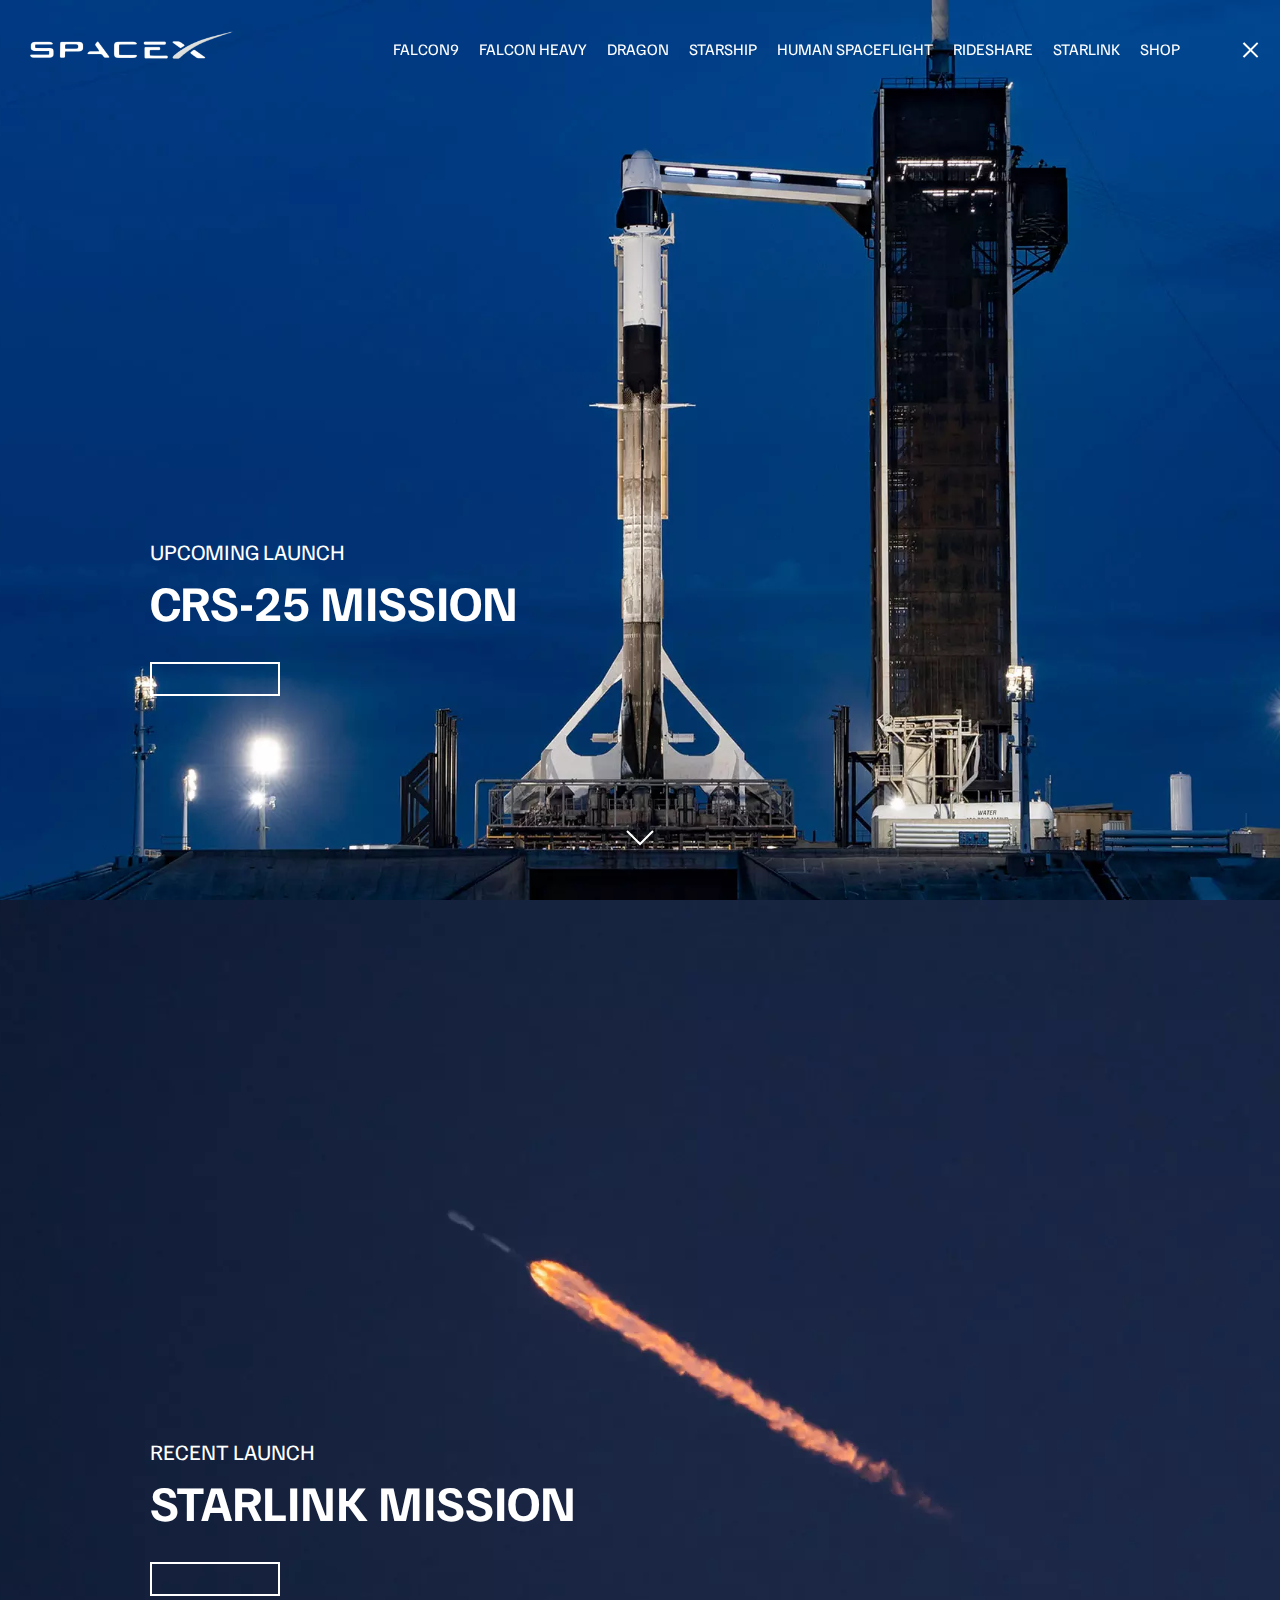
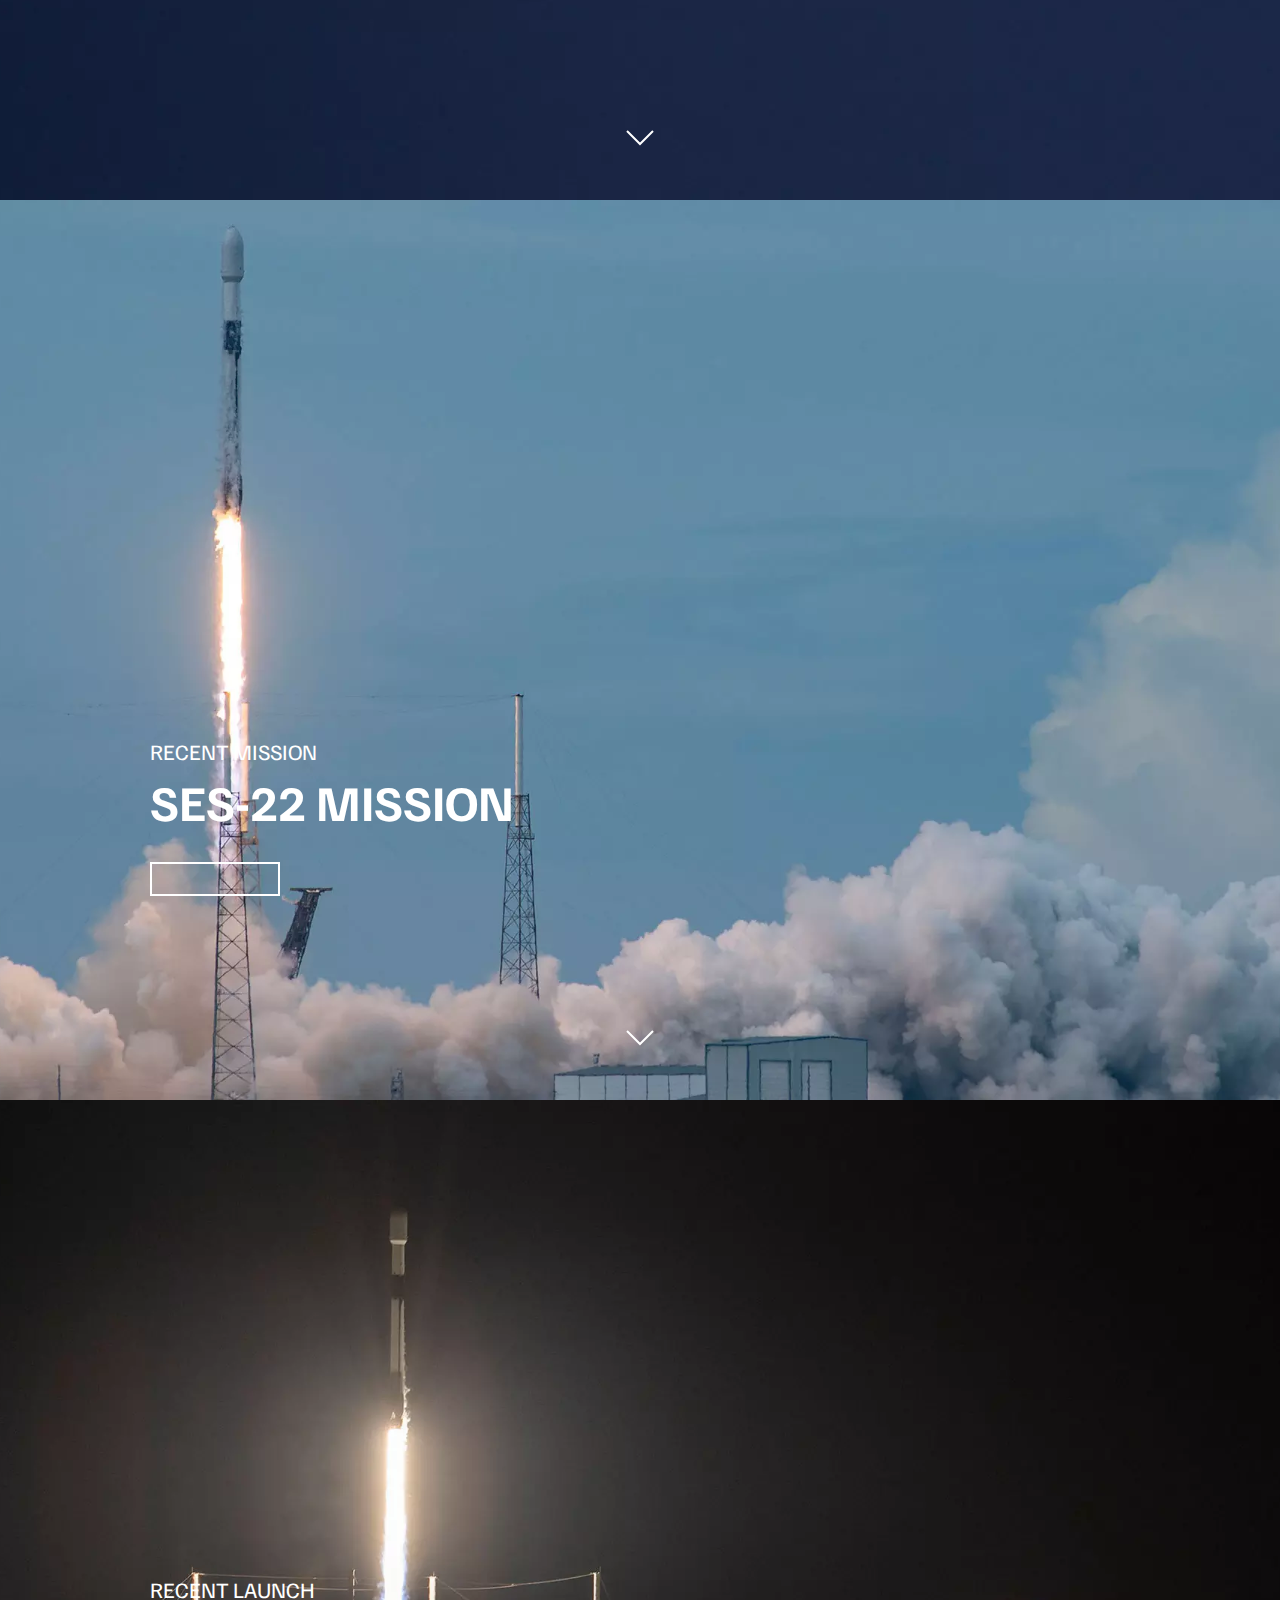
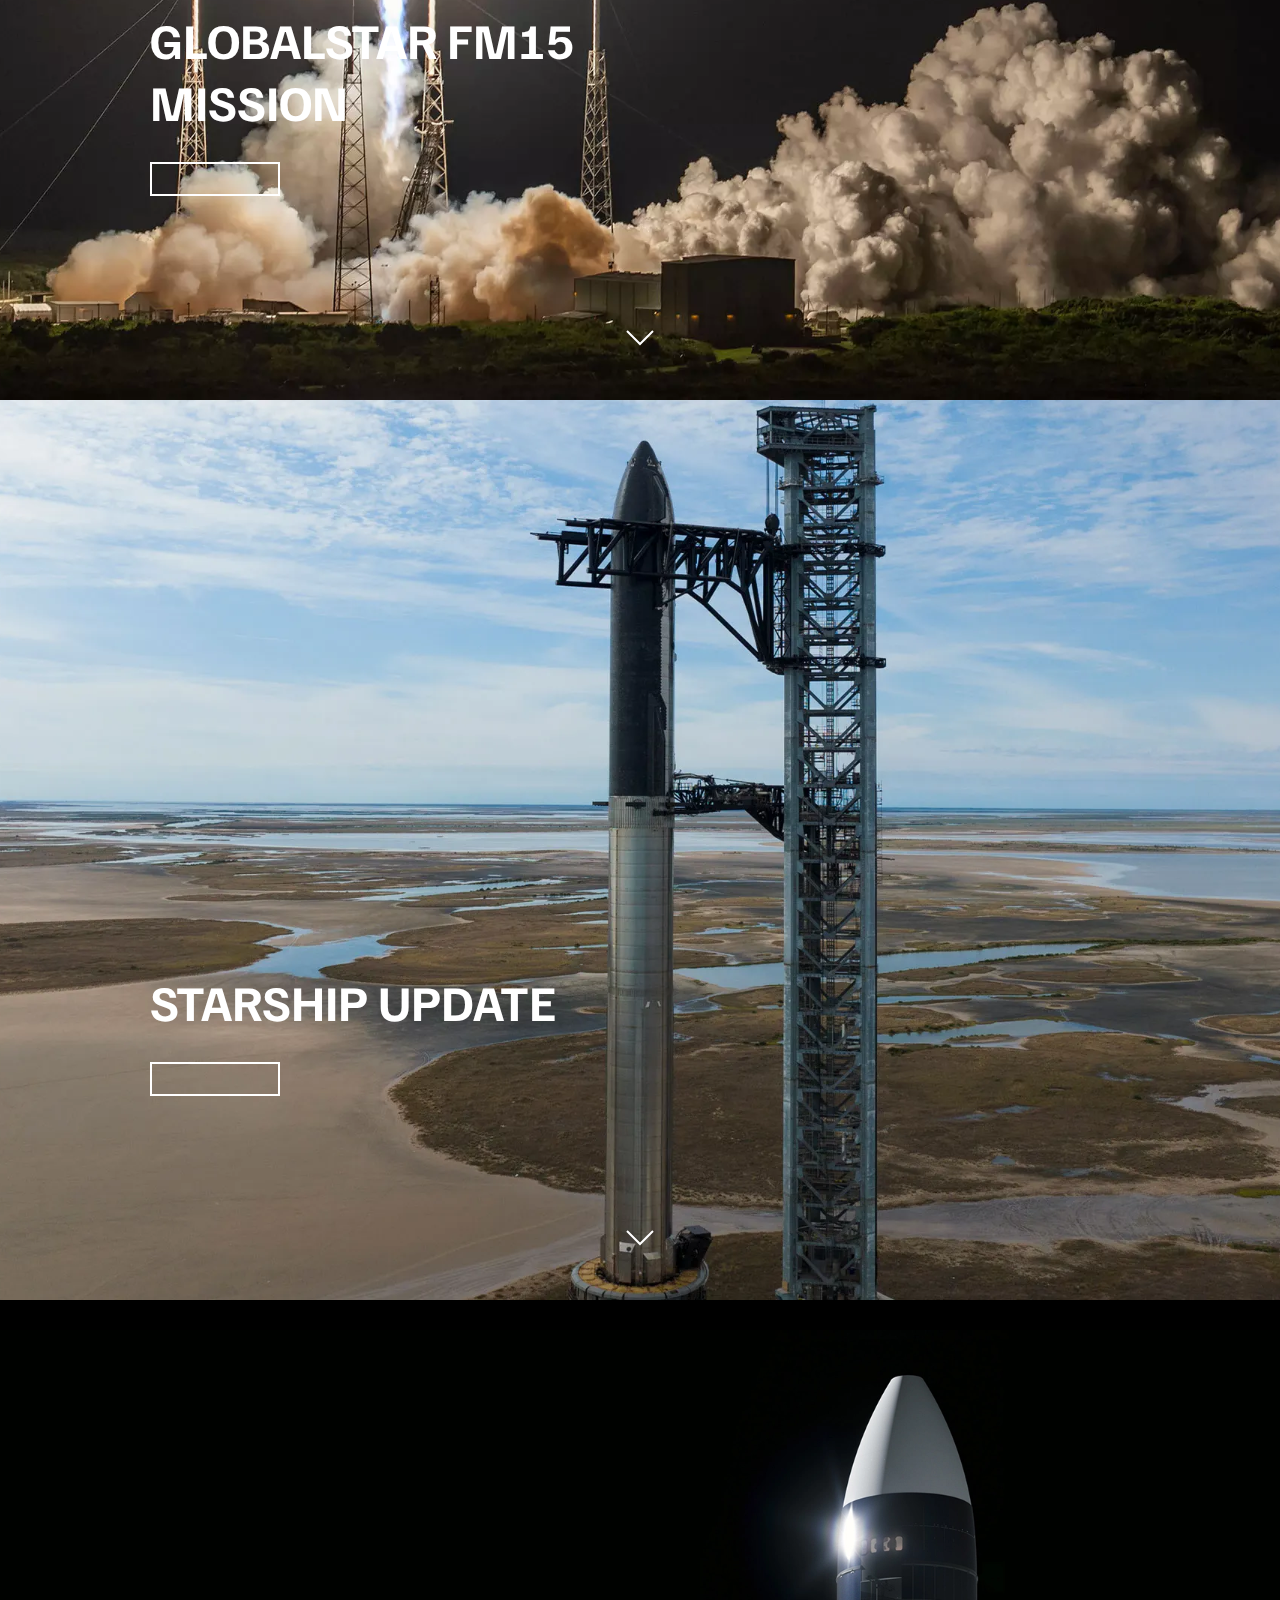
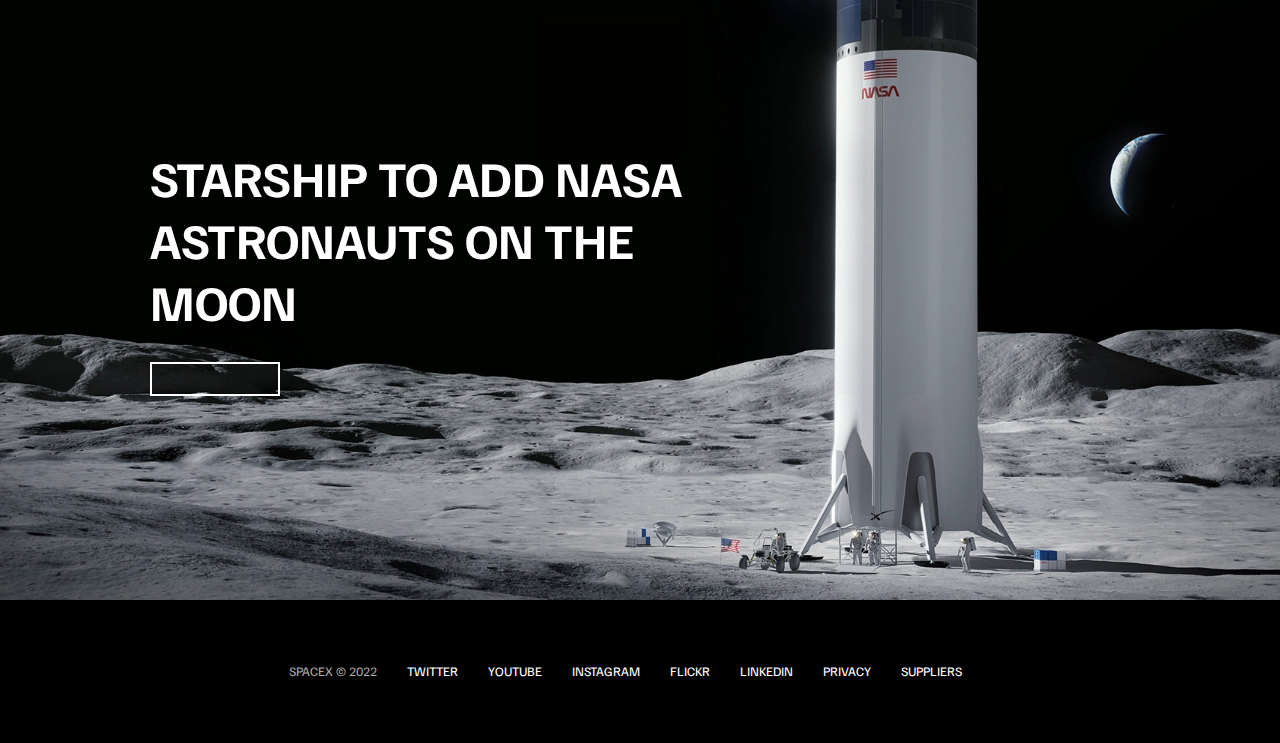
<file: index.html>
<!DOCTYPE html>
<html lang="en">
<head>
    <meta charset="UTF-8">
    <meta http-equiv="X-UA-Compatible" content="IE=edge">
    <meta name="viewport" content="width=device-width, initial-scale=1.0">
    <link rel="stylesheet" href="css/styles.css"/>
    <script src="js/script.js" defer></script>
    <title>SpaceX</title>
</head>
<body>
  <div id="overlay"></div>
  <div id="mobile-menu" class="mobile-main-menu">
    <ul>
    <li><a href="#">Mission</a></li>
    <li><a href="#">Launches</a></li>
    <li><a href="#">Careers</a></li>
    <li><a href="#">Updates</a></li>
    <li><a href="#">Shop</a></li>

    <li class="mobile-only"><a href="falcon9.html">Falcon9</a></li>
    <li class="mobile-only"><a href="falcon-heavy.html">Falcon Heavy</a></li>
    <li class="mobile-only"><a href="dragon.html">Dragon</a></li>
    <li class="mobile-only"> <a href="#">Starship</a></li>
    <li class="mobile-only"><a href="#">Human Spaceflight</a></li>
    <li class="mobile-only"><a href="#">Rideshare</a></li>
    <li class="mobile-only"><a href="#">Starlink</a></li>
    
    </ul>
  </div>
   <header class="main-header">
    <div class="logo">
        <a href="index.html">
            <img src="img/logo.png" alt="SpaceX"/>
        </a>
    </div>
    <nav class="desktop-main-menu">
        <ul>
            <li><a href="falcon9.html">Falcon9</a></li>
            <li><a href="falcon-heavy.html">Falcon Heavy</a></li>
            <li><a href="#">Dragon</a></li>
            <li><a href="#">Starship</a></li>
            <li><a href="#">Human Spaceflight</a></li>
            <li><a href="#">Rideshare</a></li>
            <li><a href="#">Starlink</a></li>
            <li><a href="#">Shop</a></li>
            
        </ul>
    </nav>
   </header>

   <button id="menu-btn" class="hamburger open" type="button">
    <span class="hamburger-top"></span>
    <span class="hamburger-middle"></span>
    <span class="hamburger-bottom"></span>
   </button>



   <section class="section-a">
    <div class="section-inner">
        <h4>Upcoming Launch</h4>
        <h2>CRS-25 Mission</h2>
        <a href="#" class="btn">
            <div class="hover">
                <span>Rewatch</span>
            </div>
        </a>
    </div>
    <div class="scroll-arrow">
        <svg width="30px" height="20px">
          <path
            stroke="#ffffff"
            fill="none"
            stroke-width="2px"
            d="M2.000,5.000 L15.000,18.000 L28.000,5.000 "
          ></path>
        </svg>
      </div>
   </section>
    
   <!-- section B -->

   <section class="section-b">
    <div class="section-inner">
        <h4>Recent Launch</h4>
        <h2>Starlink Mission</h2>
        <a href="#" class="btn">
            <div class="hover">
                <span>Rewatch</span>
            </div>
        </a>
    </div>
    <div class="scroll-arrow">
        <svg width="30px" height="20px">
          <path
            stroke="#ffffff"
            fill="none"
            stroke-width="2px"
            d="M2.000,5.000 L15.000,18.000 L28.000,5.000 "
          ></path>
        </svg>
      </div>
   </section>

<!-- section c -->

   <section class="section-c">
    <div class="section-inner">
        <h4>Recent Mission</h4>
        <h2>SES-22 Mission</h2>
        <a href="#" class="btn">
            <div class="hover">
                <span>Rewatch</span>
            </div>
        </a>
    </div>
    <div class="scroll-arrow">
        <svg width="30px" height="20px">
          <path
            stroke="#ffffff"
            fill="none"
            stroke-width="2px"
            d="M2.000,5.000 L15.000,18.000 L28.000,5.000 "
          ></path>
        </svg>
      </div>
   </section>

  <!--  section d -->

   <section class="section-d">
    <div class="section-inner">
        <h4>Recent Launch</h4>
        <h2>Globalstar FM15 Mission</h2>
        <a href="#" class="btn">
            <div class="hover">
                <span>Rewatch</span>
            </div>
        </a>
    </div>
    <div class="scroll-arrow">
        <svg width="30px" height="20px">
          <path
            stroke="#ffffff"
            fill="none"
            stroke-width="2px"
            d="M2.000,5.000 L15.000,18.000 L28.000,5.000 "
          ></path>
        </svg>
      </div>
   </section>

<!-- section e -->

   <section class="section-e">
    <div class="section-inner">
       
        <h2>Starship Update</h2>
        <a href="#" class="btn">
            <div class="hover">
                <span>Rewatch</span>
            </div>
        </a>
    </div>
    <div class="scroll-arrow">
        <svg width="30px" height="20px">
          <path
            stroke="#ffffff"
            fill="none"
            stroke-width="2px"
            d="M2.000,5.000 L15.000,18.000 L28.000,5.000 "
          ></path>
        </svg>
      </div>
   </section>

  <!--  section f -->
    
   <section class="section-f">
    <div class="section-inner">
    
        <h2>Starship to add NASA astronauts on the moon</h2>
        <a href="#" class="btn">
            <div class="hover">
                <span>Rewatch</span>
            </div>
        </a>
    </div>
    
   </section>

   <footer>
    <ul>
      <li>SpaceX &copy; 2022</li>
      <li><a href="#">Twitter</a></li>
      <li><a href="#">YouTube</a></li>
      <li><a href="#">Instagram</a></li>
      <li><a href="#">Flickr</a></li>
      <li><a href="#">LinkedIn</a></li>
      <li><a href="#">Privacy</a></li>
      <li><a href="#">Suppliers</a></li>
    </ul>
  </footer>
    
    


    
    
</body>
</html>
</file>
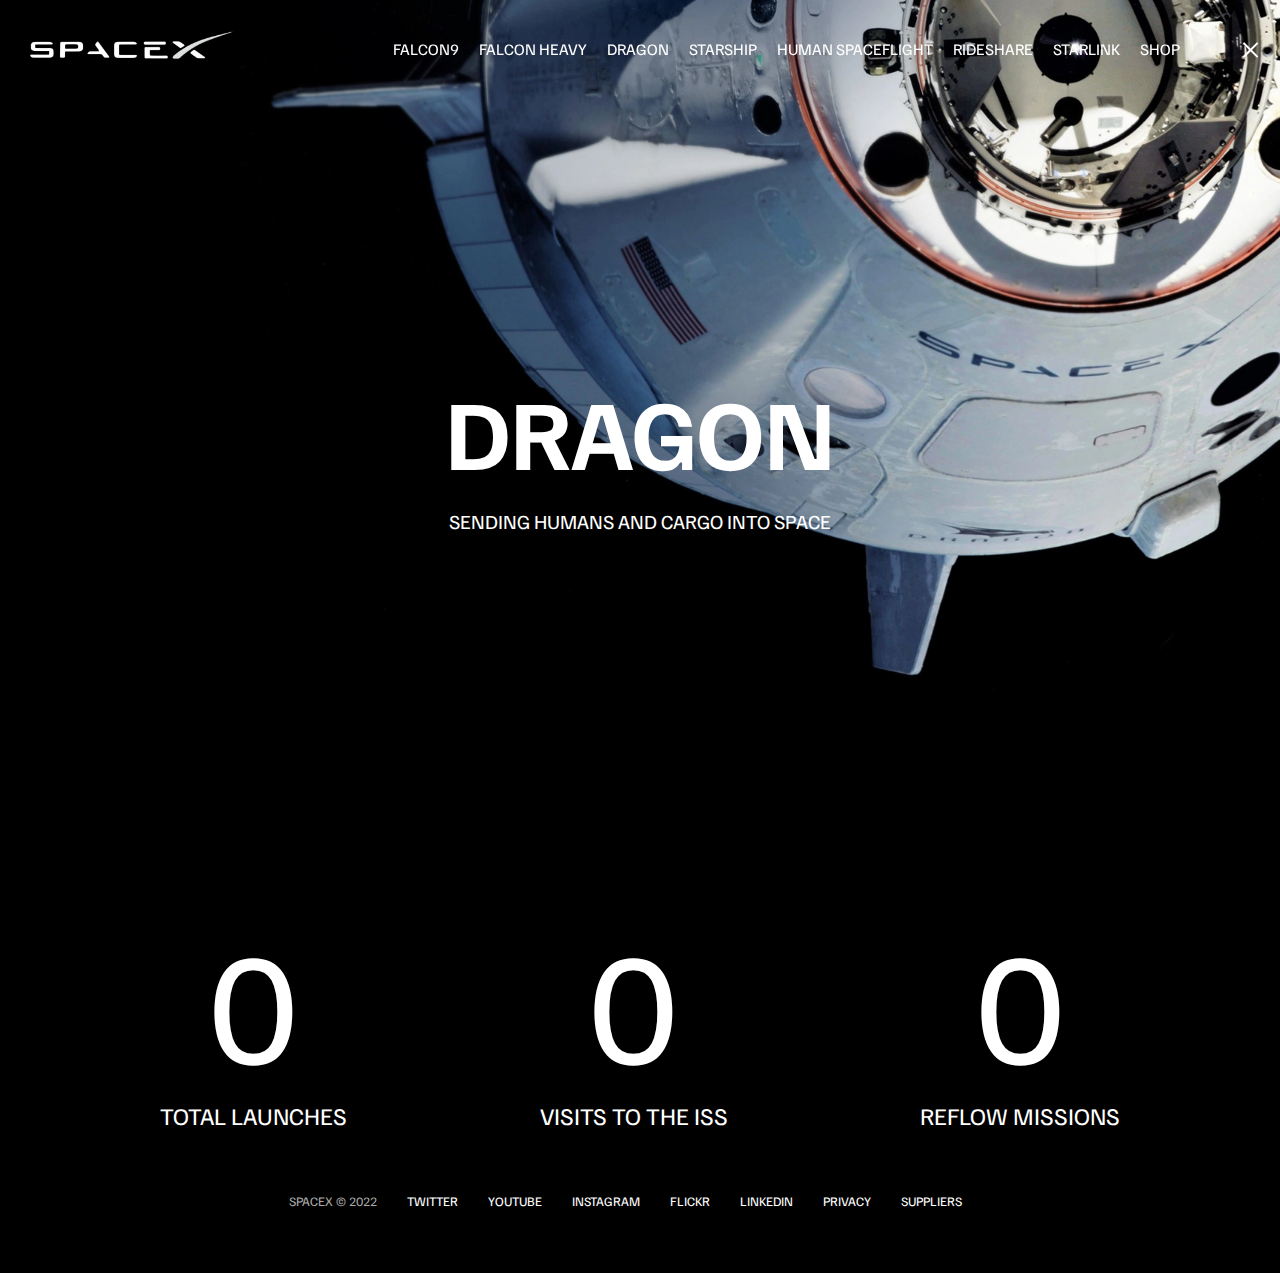
<file: dragon.html>
<!DOCTYPE html>
<html lang="en">
<head>
    <meta charset="UTF-8">
    <meta http-equiv="X-UA-Compatible" content="IE=edge">
    <meta name="viewport" content="width=device-width, initial-scale=1.0">
    <link rel="stylesheet" href="css/styles.css"/>
    <script src="js/script.js" defer></script>
    <title>SpaceX - Dragon</title>
</head>
<body>
  <div id="overlay"></div>
  <div id="mobile-menu" class="mobile-main-menu">
    <ul>
    <li><a href="#">Mission</a></li>
    <li><a href="#">Launches</a></li>
    <li><a href="#">Careers</a></li>
    <li><a href="#">Updates</a></li>
    <li><a href="#">Shop</a></li>

    <li class="mobile-only"><a href="falcon9.html">Falcon9</a></li>
    <li class="mobile-only"><a href="falcon-heavy.html">Falcon Heavy</a></li>
    <li class="mobile-only"><a href="#">Dragon</a></li>
    <li class="mobile-only"> <a href="#">Starship</a></li>
    <li class="mobile-only"><a href="#">Human Spaceflight</a></li>
    <li class="mobile-only"><a href="#">Rideshare</a></li>
    <li class="mobile-only"><a href="#">Starlink</a></li>
    
    </ul>
  </div>
   <header class="main-header">
    <div class="logo">
        <a href="index.html">
            <img src="img/logo.png" alt="SpaceX"/>
        </a>
    </div>
    <nav class="desktop-main-menu">
        <ul>
            <li><a href="falcon9.html">Falcon9</a></li>
            <li><a href="falcon-heavy.html">Falcon Heavy</a></li>
            <li><a href="#">Dragon</a></li>
            <li><a href="#">Starship</a></li>
            <li><a href="#">Human Spaceflight</a></li>
            <li><a href="#">Rideshare</a></li>
            <li><a href="#">Starlink</a></li>
            <li><a href="#">Shop</a></li>
            
        </ul>
    </nav>
   </header>

   <button id="menu-btn" class="hamburger open" type="button">
    <span class="hamburger-top"></span>
    <span class="hamburger-middle"></span>
    <span class="hamburger-bottom"></span>
   </button>



<section class="section-animate bg-dragon">

</section>

<div class="section-inner-center">
    <h3>Dragon</h3>
    <p>Sending humans and cargo into space</p>
</div>

<div class="stats">
  <div>
    <span class="counter" data-target="34">0</span>
    <h4>Total Launches</h4>
  </div>
  <div>
    <span class="counter" data-target="31">0</span>
    <h4>Visits to the ISS</h4>
  </div>
  <div>
    <span class="counter" data-target="4">0</span>
    <h4>Reflow Missions</h4>
  </div>
</div>

   <footer>
    <ul>
      <li>SpaceX &copy; 2022</li>
      <li><a href="#">Twitter</a></li>
      <li><a href="#">YouTube</a></li>
      <li><a href="#">Instagram</a></li>
      <li><a href="#">Flickr</a></li>
      <li><a href="#">LinkedIn</a></li>
      <li><a href="#">Privacy</a></li>
      <li><a href="#">Suppliers</a></li>
    </ul>
  </footer>
    
    


    
    
</body>
</html>
</file>
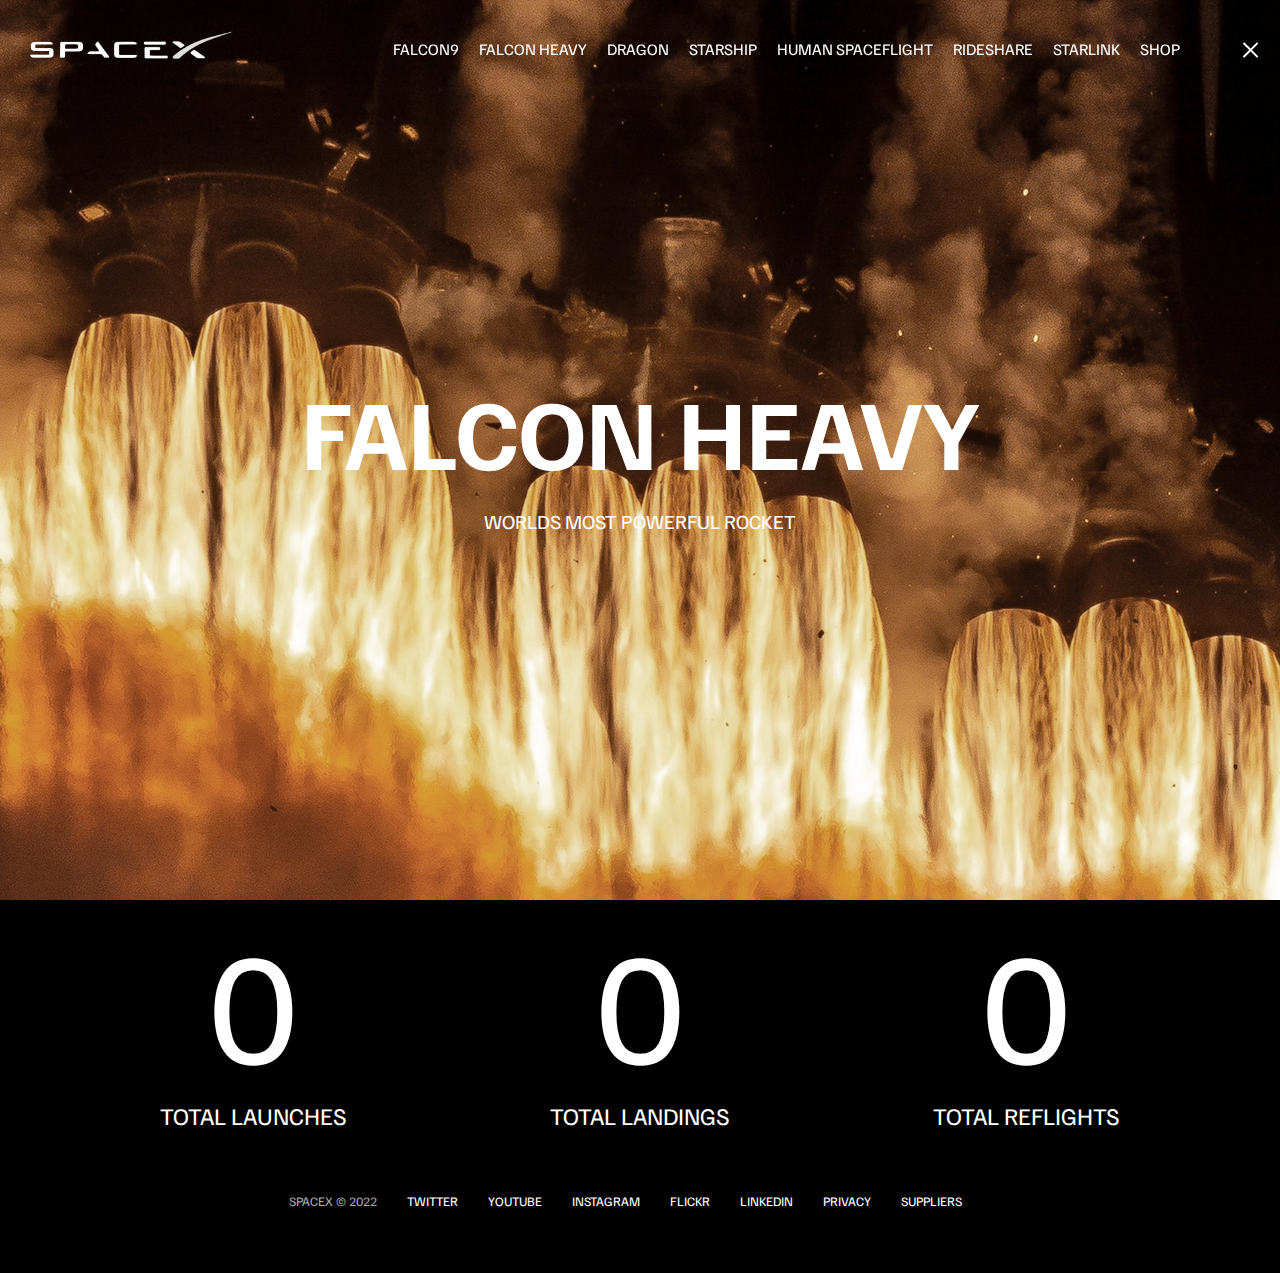
<file: falcon-heavy.html>
<!DOCTYPE html>
<html lang="en">
<head>
    <meta charset="UTF-8">
    <meta http-equiv="X-UA-Compatible" content="IE=edge">
    <meta name="viewport" content="width=device-width, initial-scale=1.0">
    <link rel="stylesheet" href="css/styles.css"/>
    <script src="js/script.js" defer></script>
    <title>SpaceX -Falcon Heavy</title>
</head>
<body>
  <div id="overlay"></div>
  <div id="mobile-menu" class="mobile-main-menu">
    <ul>
    <li><a href="#">Mission</a></li>
    <li><a href="#">Launches</a></li>
    <li><a href="#">Careers</a></li>
    <li><a href="#">Updates</a></li>
    <li><a href="#">Shop</a></li>

    <li class="mobile-only"><a href="falcon9.html">Falcon9</a></li>
    <li class="mobile-only"><a href="falcon-heavy.html">Falcon Heavy</a></li>
    <li class="mobile-only"><a href="#">Dragon</a></li>
    <li class="mobile-only"> <a href="#">Starship</a></li>
    <li class="mobile-only"><a href="#">Human Spaceflight</a></li>
    <li class="mobile-only"><a href="#">Rideshare</a></li>
    <li class="mobile-only"><a href="#">Starlink</a></li>
    
    </ul>
  </div>
   <header class="main-header">
    <div class="logo">
        <a href="index.html">
            <img src="img/logo.png" alt="SpaceX"/>
        </a>
    </div>
    <nav class="desktop-main-menu">
        <ul>
            <li><a href="falcon9.html">Falcon9</a></li>
            <li><a href="falcon-heavy.html">Falcon Heavy</a></li>
            <li><a href="#">Dragon</a></li>
            <li><a href="#">Starship</a></li>
            <li><a href="#">Human Spaceflight</a></li>
            <li><a href="#">Rideshare</a></li>
            <li><a href="#">Starlink</a></li>
            <li><a href="#">Shop</a></li>
            
        </ul>
    </nav>
   </header>

   <button id="menu-btn" class="hamburger open" type="button">
    <span class="hamburger-top"></span>
    <span class="hamburger-middle"></span>
    <span class="hamburger-bottom"></span>
   </button>



<section class="section-animate bg-falcon-heavy">

</section>

<div class="section-inner-center">
    <h3>Falcon Heavy</h3>
    <p>Worlds most powerful rocket</p>
</div>

<div class="stats">
  <div>
    <span class="counter" data-target="3">0</span>
    <h4>Total Launches</h4>
  </div>
  <div>
    <span class="counter" data-target="7">0</span>
    <h4>Total Landings</h4>
  </div>
  <div>
    <span class="counter" data-target="4">0</span>
    <h4>Total Reflights</h4>
  </div>
</div>

   <footer>
    <ul>
      <li>SpaceX &copy; 2022</li>
      <li><a href="#">Twitter</a></li>
      <li><a href="#">YouTube</a></li>
      <li><a href="#">Instagram</a></li>
      <li><a href="#">Flickr</a></li>
      <li><a href="#">LinkedIn</a></li>
      <li><a href="#">Privacy</a></li>
      <li><a href="#">Suppliers</a></li>
    </ul>
  </footer>
    
    


    
    
</body>
</html>
</file>
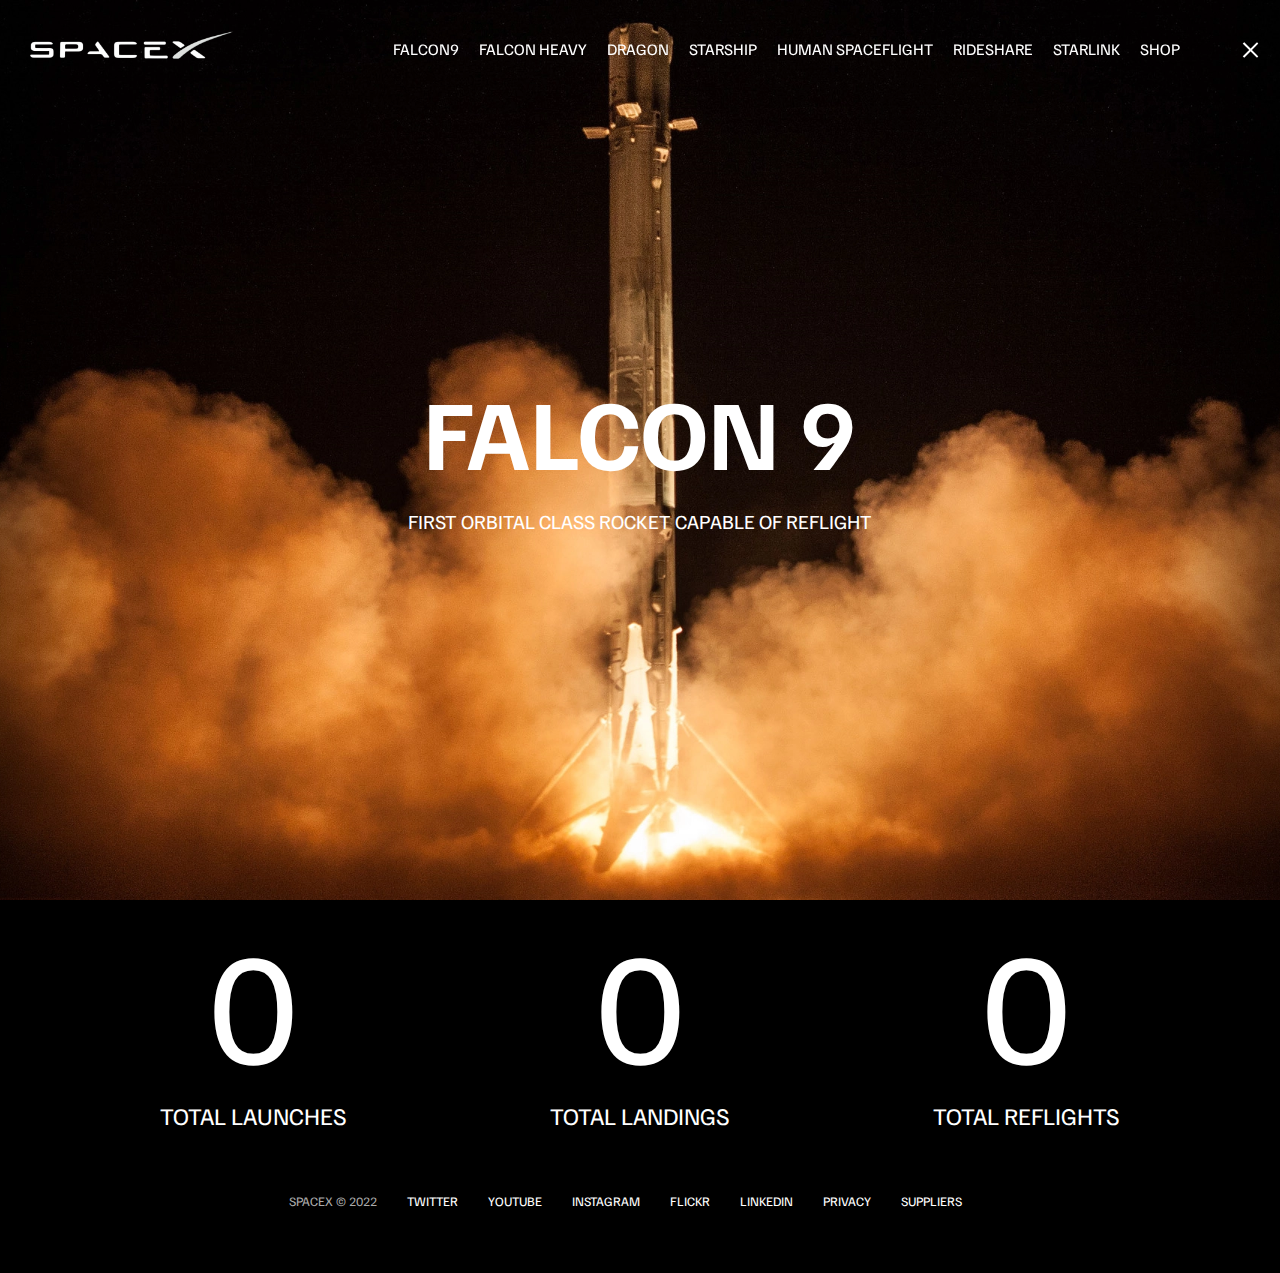
<file: falcon9.html>
<!DOCTYPE html>
<html lang="en">
<head>
    <meta charset="UTF-8">
    <meta http-equiv="X-UA-Compatible" content="IE=edge">
    <meta name="viewport" content="width=device-width, initial-scale=1.0">
    <link rel="stylesheet" href="css/styles.css"/>
    <script src="js/script.js" defer></script>
    <title>SpaceX -Falcon9</title>
</head>
<body>
  <div id="overlay"></div>
  <div id="mobile-menu" class="mobile-main-menu">
    <ul>
    <li><a href="#">Mission</a></li>
    <li><a href="#">Launches</a></li>
    <li><a href="#">Careers</a></li>
    <li><a href="#">Updates</a></li>
    <li><a href="#">Shop</a></li>

    <li class="mobile-only"><a href="falcon9.html">Falcon9</a></li>
    <li class="mobile-only"><a href="falcon-heavy.html">Falcon Heavy</a></li>
    <li class="mobile-only"><a href="#">Dragon</a></li>
    <li class="mobile-only"> <a href="#">Starship</a></li>
    <li class="mobile-only"><a href="#">Human Spaceflight</a></li>
    <li class="mobile-only"><a href="#">Rideshare</a></li>
    <li class="mobile-only"><a href="#">Starlink</a></li>
    
    </ul>
  </div>
   <header class="main-header">
    <div class="logo">
        <a href="index.html">
            <img src="img/logo.png" alt="SpaceX"/>
        </a>
    </div>
    <nav class="desktop-main-menu">
        <ul>
            <li><a href="falcon9.html">Falcon9</a></li>
            <li><a href="falcon-heavy.html">Falcon Heavy</a></li>
            <li><a href="#">Dragon</a></li>
            <li><a href="#">Starship</a></li>
            <li><a href="#">Human Spaceflight</a></li>
            <li><a href="#">Rideshare</a></li>
            <li><a href="#">Starlink</a></li>
            <li><a href="#">Shop</a></li>
            
        </ul>
    </nav>
   </header>

   <button id="menu-btn" class="hamburger open" type="button">
    <span class="hamburger-top"></span>
    <span class="hamburger-middle"></span>
    <span class="hamburger-bottom"></span>
   </button>



<section class="section-animate bg-falcon-9">

</section>

<div class="section-inner-center">
    <h3>Falcon 9</h3>
    <p>First orbital class rocket capable of reflight</p>
</div>

<div class="stats">
  <div>
    <span class="counter" data-target="3">0</span>
    <h4>Total Launches</h4>
  </div>
  <div>
    <span class="counter" data-target="7">0</span>
    <h4>Total Landings</h4>
  </div>
  <div>
    <span class="counter" data-target="4">0</span>
    <h4>Total Reflights</h4>
  </div>
</div>

   <footer>
    <ul>
      <li>SpaceX &copy; 2022</li>
      <li><a href="#">Twitter</a></li>
      <li><a href="#">YouTube</a></li>
      <li><a href="#">Instagram</a></li>
      <li><a href="#">Flickr</a></li>
      <li><a href="#">LinkedIn</a></li>
      <li><a href="#">Privacy</a></li>
      <li><a href="#">Suppliers</a></li>
    </ul>
  </footer>
    
    


    
    
</body>
</html>
</file>
<file: css/styles.css>
@import url('https://fonts.googleapis.com/css2?family=Familjen+Grotesk:wght@400;600;700&display=swap');

*,
*::before,
*::after {
  margin: 0;
  padding: 0;
  box-sizing: border-box;
}

body {
  font-family: 'Familjen Grotesk', sans-serif;
  background: #000;
  color: #fff;
}

a {
  text-decoration: none;
  color: #fff;
}

ul {
  list-style: none;
}

/* Header/Navbar */
.main-header {
  position: fixed;
  top: 0;
  left: 0;
  width: 100%;
  z-index: 3;
  display: flex;
  justify-content: space-between;
  align-items: center;
  text-transform: uppercase;
  height: 100px;
  padding: 0 30px;
}

/* Logo */
.logo {
  width: 210px;
  height: auto;
}

.logo img {
  display: block;
  width: 100%;
  height: auto;
}

/* Desktop Menu */
.desktop-main-menu {
  margin-right: 50px;
}

.desktop-main-menu ul {
  display: flex;
}

.desktop-main-menu ul li {
  position: relative;
  margin-right: 20px;
  padding-bottom: 2px;
}

/* Menu item bottom border */
.desktop-main-menu ul li a::after {
  content: '';
  position: absolute;
  bottom: 0;
  left: 0;
  width: 100%;
  height: 1px;
  background: #fff;
  transform: scaleX(0);
  transition: transform 0.6s cubic-bezier(0.19, 1, 0.22, 1);
  transform-origin: right center;
}

.desktop-main-menu ul li a:hover::after {
  transform: scaleX(1);
  transform-origin: left center;
  transition-duration: 0.4s;
}

/* Sections */
section {
  position: relative;
  height: 100vh;
  background-position: center center;
  background-repeat: no-repeat;
  background-size: cover;
  text-transform: uppercase;
}

.section-inner {
  position: absolute;
  bottom: 200px;
  left: 150px;
  max-width: 560px;
}

.section-inner h4 {
  font-size: 22px;
  margin-bottom: 5px;
  font-weight: 300;
  animation: fadeInUp 0.5s ease-in-out;
}

.section-inner h2 {
  font-size: 50px;
  font-weight: 700;
  margin-bottom: 20px;
  animation: fadeInUp 0.5s ease-in-out 0.2s;
  animation-fill-mode: both; 
}

.section-inner a {
  animation: fadeInUp 0.5s ease-in-out 0.4s;
  animation-fill-mode: both; 
}

/* Background images */
.section-a {
  background-image: url('../img/section-a.webp');
}
.section-b {
  background-image: url('../img/section-b.webp');
}
.section-c {
  background-image: url('../img/section-c.webp');
}
.section-d {
  background-image: url('../img/section-d.webp');
}
.section-e {
  background-image: url('../img/section-e.webp');
}
.section-f {
  background-image: url('../img/section-f.webp');
}

.btn {
  position: relative;
  display: inline-block;
  cursor: pointer;
  text-align: center;
  min-width: 130px;
  padding: 15px 50px;
  margin-top: 10px;
  border: 2px solid #fff;
  text-transform: uppercase;
  font-weight: bold;
  overflow: hidden;
  z-index: 2;
}

.btn:hover span {
  color: #000;
}

.btn .hover {
  position: absolute;
  top: 0;
  left: 0;
  width: 100%;
  height: 100%;
  background-color: #fff;
  color: #000;
  z-index: -1;
  transform: translateY(100%);
  transition: transform 0.6s cubic-bezier(0.19, 1, 0.22, 1);
}

.btn:hover .hover {
  transform: translateY(0);
}

.scroll-arrow {
  position: absolute;
  bottom: 50px;
  left: 50%;
  transform: translateX(-50%);
  animation: fadeBounce 5s infinite;
}

/* Footer */
footer {
  position: relative;
  padding: 55px 0;
}

footer ul {
  display: flex;
  justify-content: center;
  align-items: center;
  flex-wrap: wrap;
}

footer ul li {
  margin-right: 30px;
  color: #aaa;
  text-transform: uppercase;
  font-size: 13px;
  line-height: 2.5;
}

footer ul li a {
  color: #fff;
  transition: color 0.6s;
}

footer ul li a:hover {
  color: #aaa;
}

.hamburger{
    position: fixed;
    top: 40px;
    right: 20px;
    z-index: 10;
    cursor: pointer;
    width: 20px;
    height: 20px;
    background:none;
    border: none;
}

.hamburger-top,.hamburger-middle,.hamburger-bottom{
    position: absolute;
    width: 20px;
    height: 2px;
    top: 0;
    left: 0;
    background:white;
    transition: all 0.5s;
}

.hamburger-middle{
    transform: translateY(5px);
}
.hamburger-bottom{
    transform: translateY(10px);
}

.open{
        transform: rotate(90deg);
}

.open .hamburger-top{
    transform: rotate(45deg) translateY(6px) translateX(6px);
}

.open .hamburger-middle{
    display: none;
}

.open .hamburger-bottom{
    transform: rotate(-45deg) translateY(6px) translateX(-6px);
}

.overlay-show{
  position: fixed;
  top: 0;
  left: 0;
  width: 100%;
  height: 100%;
  background-color: rgba(0,0,0,0.5);
  z-index: 3;
}

.stop-scroll{
  overflow: hidden;
}

.mobile-only{
  display:none;

}

.mobile-main-menu{
position: fixed;
top: 0;
right: 0;
width: 350px;
height: 100%;
background-color: black;
z-index: 4;

display: flex;
align-items: center;
justify-content: center;
transform: translateX(100%);
  transition: transform 0.6s cubic-bezier(0.19,1,0.22,1);
}

.show-menu{
  transform: translateX(0);
}

.mobile-main-menu ul{
  display: flex;
  flex-direction: column;
  align-items: end;
  justify-content: center;
  padding: 50px;
  width: 100%;

}

.mobile-main-menu ul li{
  margin-bottom: 20px;
  font-size: 18px;
  text-transform: uppercase;
  border-bottom: 1px #555 dotted;
  width: 100%;
  text-align: right;
  padding-bottom: 8px;


}

.mobile-main-menu ul li a{
  color: white;
  transition: color 0.6s;

}
.mobile-main-menu ul li a:hover{
  color: #aaa;
}

.bg-falcon-9{
  background-image: url('../img/falcon-9.webp');
}

.bg-falcon-heavy{
  background-image: url('../img/falcon-heavy.webp');
}
.bg-dragon{
  background-image: url('../img/dragon.webp');
}
.section-animate{
  animation:fadeIn 2s ease-in-out;

}

.section-inner-center{
position: absolute;
top: 50%;
left: 50%;
transform: translate(-50%,-50%);
text-transform: uppercase;
text-align: center;

  width: 80%;

}

.section-inner-center h3{
  font-size: 100px;
  margin-bottom: 15px;
  animation: fadeInUp 0.5s ease-in-out;
}

.section-inner-center p{
  font-size: 20px;

  animation: fadeInUp 0.5s ease-in-out 0.2s;
  animation-fill-mode: both;
}

.stats{
  max-width: 960px;
  margin: 0 auto;
  display: flex;
  align-items: center;
  justify-content: space-between;
  text-align: center ;
  text-transform: uppercase;

}
.stats div span{
  font-size: 160px;

}

.stats div h4{
   font-size: 24px;
   font-weight: 300;
}
@keyframes fadeInUp {
    0% {
      opacity: 0;
      transform: translateY(140px);
    }
  
    100% {
      opacity: 1;
      transform: translateY(0);
    }
  }
  
  @keyframes fadeIn {
    0% {
      opacity: 0;
    }
  
    100% {
      opacity: 1;
    }
  }
  
  @keyframes fadeBounce {
    0%,
    20%,
    50%,
    80%,
    100% {
      opacity: 0;
      transform: translateY(-20px);
    }
  
    40% {
      opacity: 1;
      transform: translateY(0);
    }
  }

  @media(max-width:960px){
    .desktop-main-menu{
        display: none;
    }

    .mobile-only{
      display: block;
    }
    
    .section-inner-center h3{
      font-size: 75px;
    }
}

  @media(max-width:600px){
    .section-inner{
        bottom: 75px;
        left: 20px;
    }

    .section-inner h2{
    font-size: 40px;
    }

    .section-inner-center h3{
      font-size: 50px;
    }

  

    footer ul li:first-child{
        position: absolute;
        top: 30px;
        left: 50%;
        transform: translate(-50%,-50%);
    }

    footer ul li{
        margin-right: 15px;
    }

    .logo{
        width: 150px;
        margin:auto;

    }

    .stats{
      flex-direction: column;
    }

    .stats div{
      margin-bottom: 20px;
    }

  }
</file>
